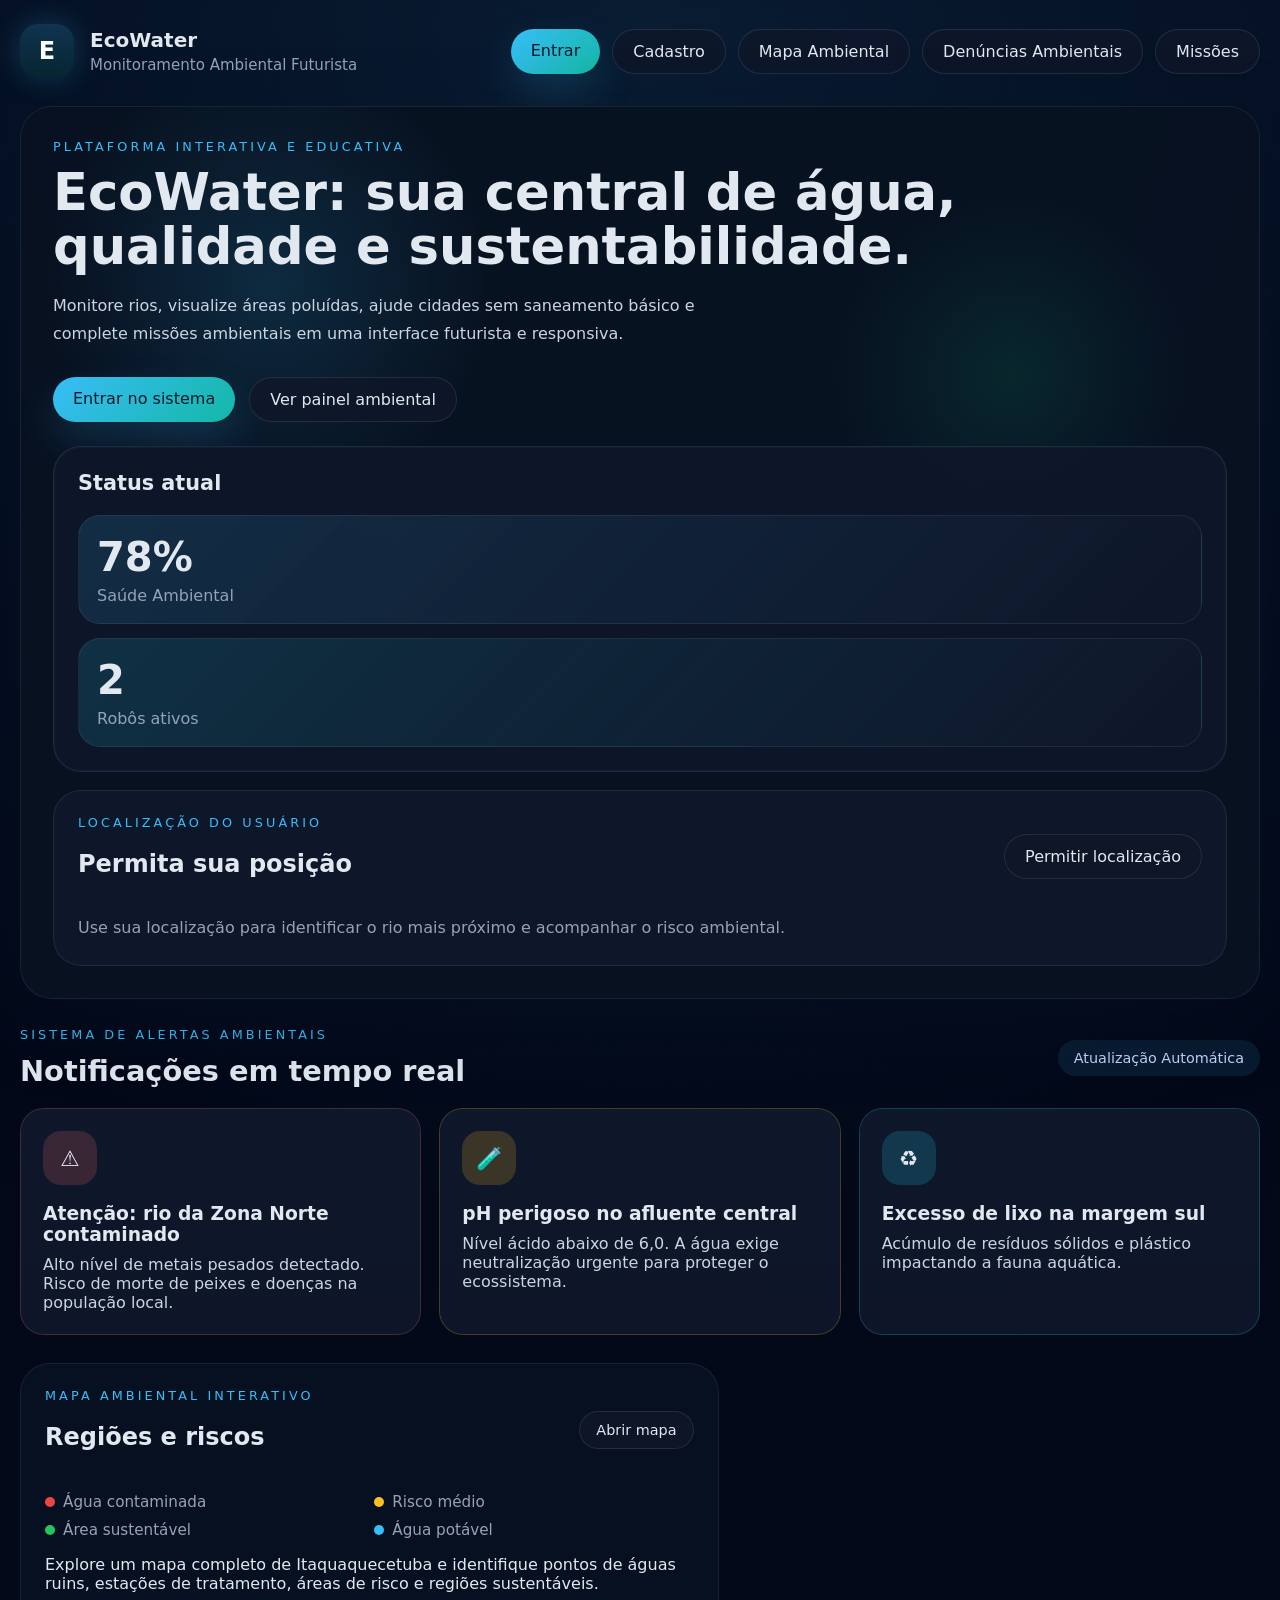
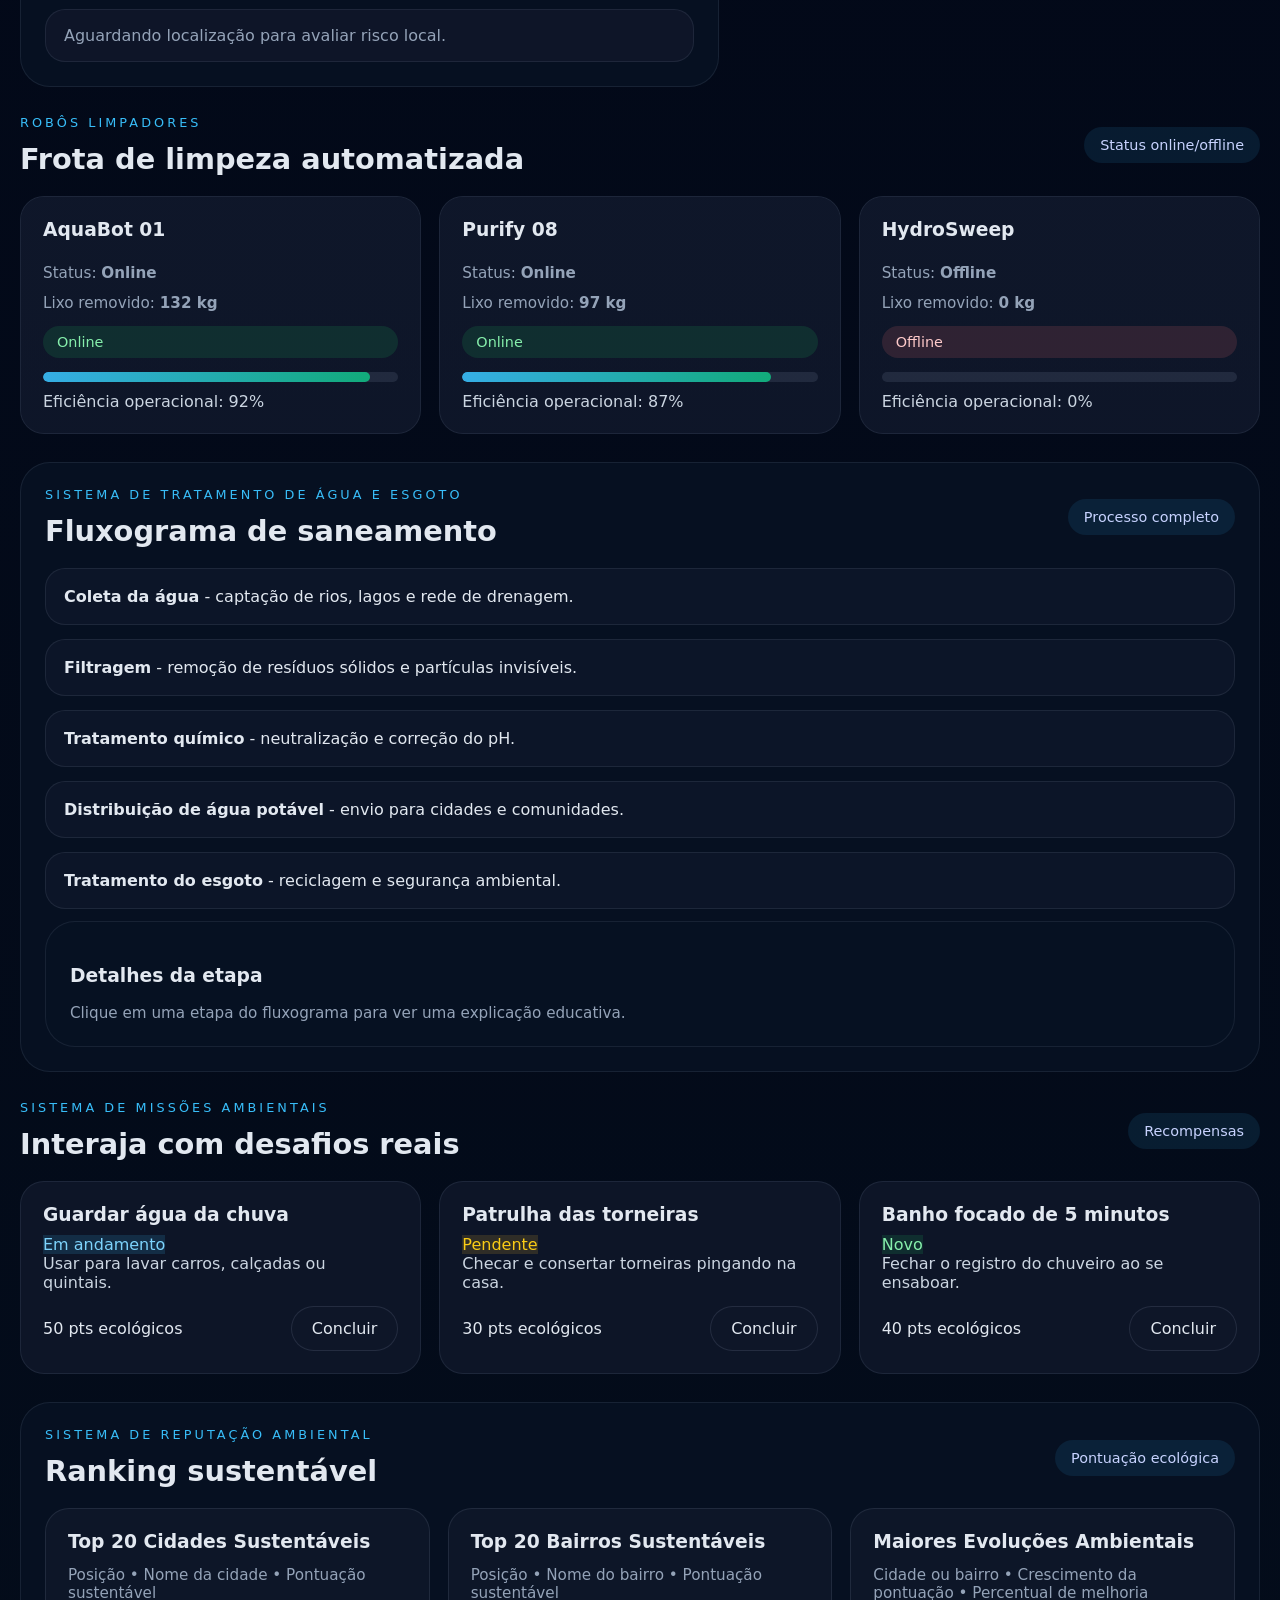
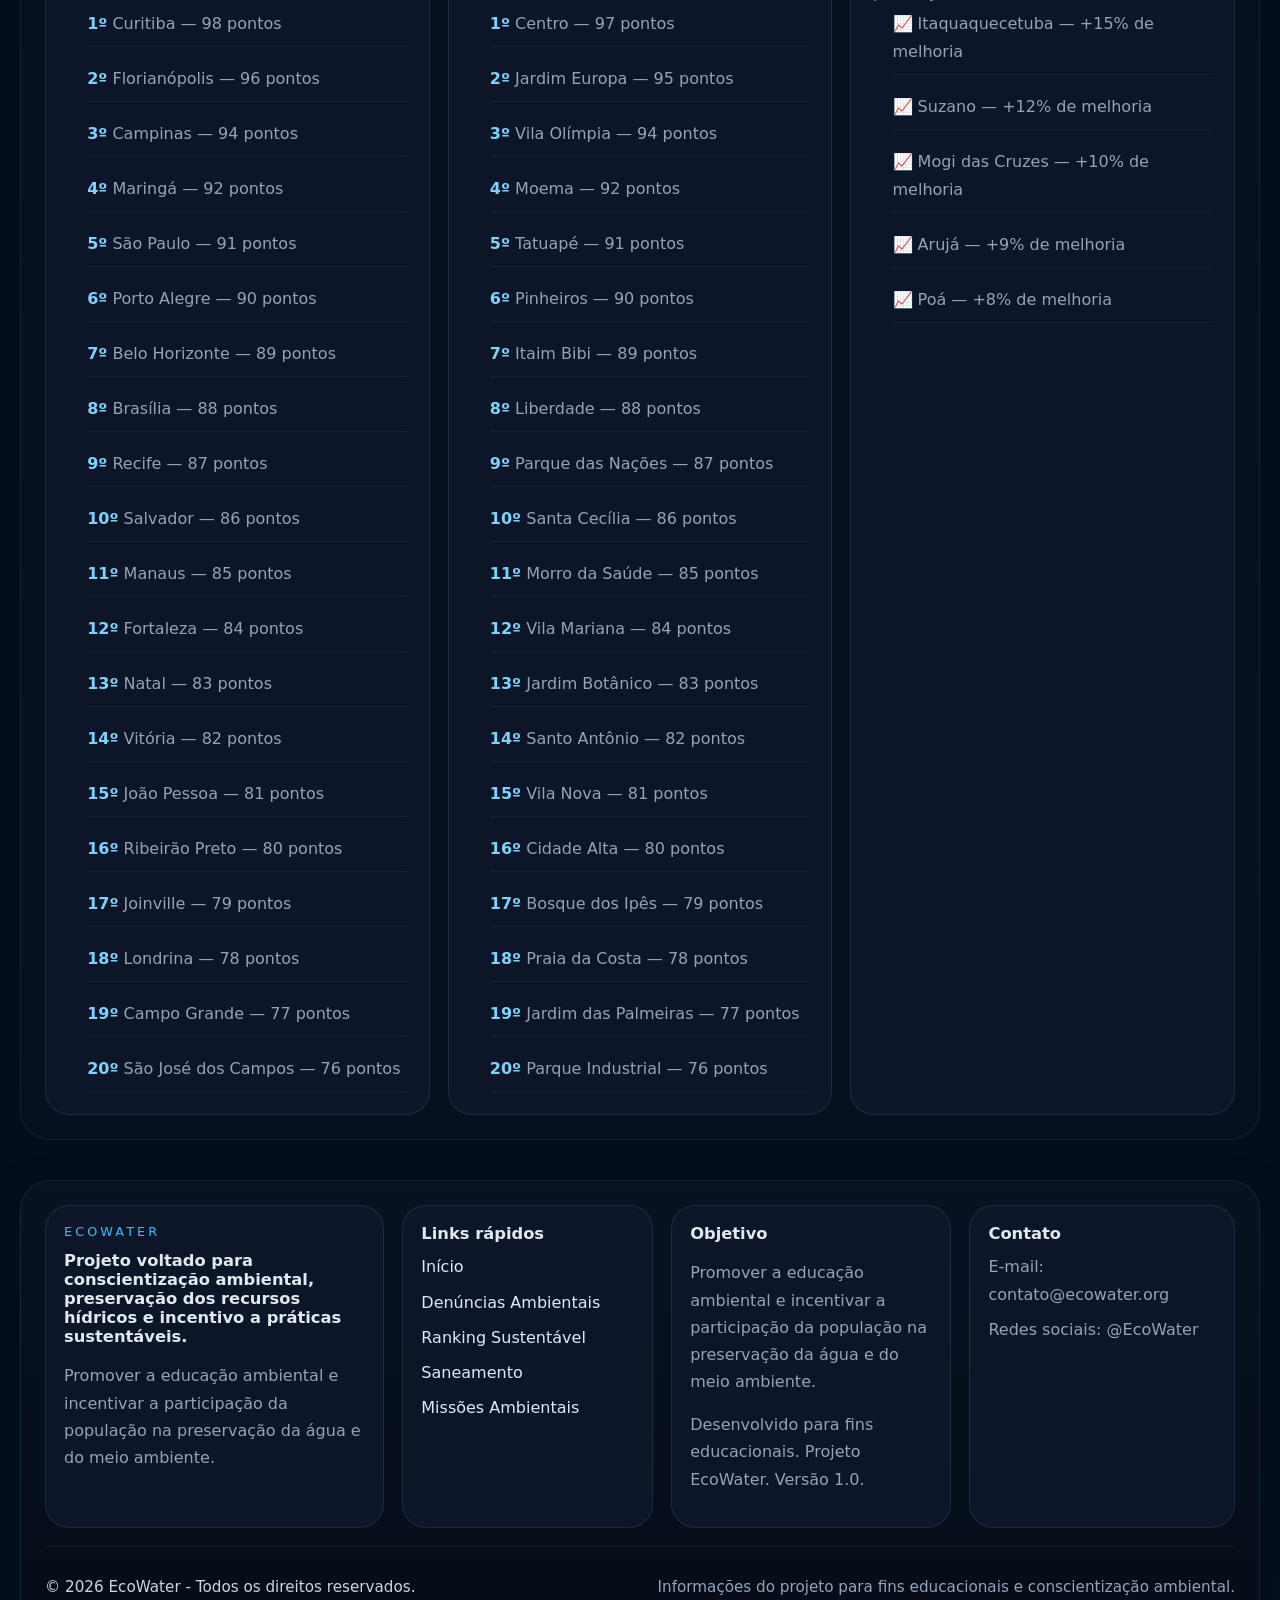
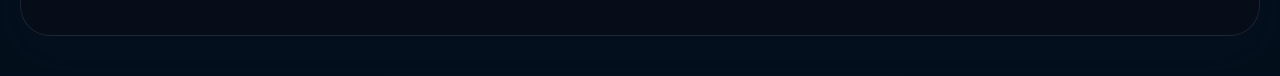
<file: src/app/index.html>
<!DOCTYPE html>
<html lang="pt-BR">
  <head>
    <meta charset="UTF-8" />
    <meta name="viewport" content="width=device-width, initial-scale=1.0" />
    <title>EcoWater | Monitoramento Ambiental</title>
    <link rel="stylesheet" href="styles.css" />
  </head>
  <body>
    <div class="page-shell">
      <header class="topbar">
        <div class="logo-block">
          <div class="logo-badge">E</div>
          <div>
            <p class="logo-name">EcoWater</p>
            <p class="logo-tag">Monitoramento Ambiental Futurista</p>
          </div>
        </div>
        <nav class="top-actions">
          <a class="btn btn-primary" id="login-action" href="login.html">Entrar</a>
          <a class="btn btn-secondary" id="register-action" href="register.html">Cadastro</a>
          <a class="btn btn-secondary" href="mapa.html">Mapa Ambiental</a>
          <a class="btn btn-secondary" href="denuncias.html">Denúncias Ambientais</a>
          <a class="btn btn-secondary" href="missoes.html">Missões</a>
        </nav>
      </header>

      <main>
        <section class="hero-panel">
          <div class="hero-copy">
            <p class="eyebrow">Plataforma interativa e educativa</p>
            <h1>EcoWater: sua central de água, qualidade e sustentabilidade.</h1>
            <p class="hero-text">Monitore rios, visualize áreas poluídas, ajude cidades sem saneamento básico e complete missões ambientais em uma interface futurista e responsiva.</p>
            <div class="hero-actions">
              <a class="btn btn-glow" href="login.html">Entrar no sistema</a>
              <a class="btn btn-outline" href="mapa.html">Ver painel ambiental</a>
            </div>
          </div>
          <div class="hero-status-card">
            <div class="status-card">
              <h2>Status atual</h2>
              <div class="status-grid">
                <div class="status-item blue">
                  <span class="status-value" id="status-score">78%</span>
                  <span class="status-label">Saúde Ambiental</span>
                </div>
                <!-- pH status removed -->
                <div class="status-item cyan">
                  <span class="status-value" id="status-robots">3</span>
                  <span class="status-label">Robôs ativos</span>
                </div>
              </div>
            </div>
            <div class="location-card">
              <div class="location-header">
                <div>
                  <p class="eyebrow">Localização do usuário</p>
                  <h2>Permita sua posição</h2>
                </div>
                <button class="btn btn-outline" id="request-location">Permitir localização</button>
              </div>
              <p class="location-instruction">Use sua localização para identificar o rio mais próximo e acompanhar o risco ambiental.</p>
              <div class="location-details hidden" id="location-details">
                <div class="river-summary">
                  <div>
                    <span class="status-label">Rio mais próximo</span>
                    <strong id="nearest-river-name">Sem dados</strong>
                    <span id="nearest-river-distance">-- km</span>
                  </div>
                  <span class="status-badge cyan" id="nearest-river-class">--</span>
                </div>
                <p id="nearest-river-status">Aguardando permissão de localização.</p>
                <p class="location-impact" id="environmental-impact">Impacto ambiental será exibido aqui.</p>
              </div>
            </div>
          </div>
        </section>

        <section class="section-block" id="alerts-section">
          <div class="section-header">
            <div>
              <p class="eyebrow">Sistema de Alertas Ambientais</p>
              <h2>Notificações em tempo real</h2>
            </div>
            <span class="tag">Atualização Automática</span>
          </div>
          <div class="cards-grid" id="alerts-list"></div>
        </section>

        <section class="section-block split-section">
          <div class="panel panel-glass">
            <div class="panel-header">
              <div>
                <p class="eyebrow">Mapa Ambiental Interativo</p>
                <h2>Regiões e riscos</h2>
              </div>
              <a class="btn btn-small" href="mapa.html">Abrir mapa</a>
            </div>
            <div class="map-card static-map-preview" id="map-frame">
              <div class="map-legend">
                <div><span class="legend-dot red"></span>Água contaminada</div>
                <div><span class="legend-dot yellow"></span>Risco médio</div>
                <div><span class="legend-dot green"></span>Área sustentável</div>
                <div><span class="legend-dot blue"></span>Água potável</div>
              </div>
              <div class="map-preview-text">
                Explore um mapa completo de Itaquaquecetuba e identifique pontos de águas ruins, estações de tratamento, áreas de risco e regiões sustentáveis.
              </div>
              <div class="map-info" id="map-info">Aguardando localização para avaliar risco local.</div>
            </div>
          </div>

          <!-- pH card removed as requested -->
        </section>

        <section class="section-block">
          <div class="section-header">
            <div>
              <p class="eyebrow">Robôs Limpadores</p>
              <h2>Frota de limpeza automatizada</h2>
            </div>
            <span class="tag">Status online/offline</span>
          </div>
          <div class="cards-grid" id="robots-list"></div>
        </section>

        <section class="section-block" id="saneamento">
          <div class="panel panel-glass treatment-panel">
            <div class="section-header">
              <div>
                <p class="eyebrow">Sistema de Tratamento de Água e Esgoto</p>
                <h2>Fluxograma de saneamento</h2>
              </div>
              <span class="tag">Processo completo</span>
            </div>
            <ol class="treatment-steps">
              <li><strong>Coleta da água</strong> - captação de rios, lagos e rede de drenagem.</li>
              <li><strong>Filtragem</strong> - remoção de resíduos sólidos e partículas invisíveis.</li>
              <li><strong>Tratamento químico</strong> - neutralização e correção do pH.</li>
              <li><strong>Distribuição de água potável</strong> - envio para cidades e comunidades.</li>
              <li><strong>Tratamento do esgoto</strong> - reciclagem e segurança ambiental.</li>
            </ol>
          </div>
        </section>

        <section class="section-block missions-block" id="missoes">
          <div class="section-header">
            <div>
              <p class="eyebrow">Sistema de Missões Ambientais</p>
              <h2>Interaja com desafios reais</h2>
            </div>
            <span class="tag">Recompensas</span>
          </div>
          <div class="missions-grid" id="missions-list"></div>
        </section>

        <section class="section-block reputation-block" id="ranking">
          <div class="panel panel-glass">
            <div class="section-header">
              <div>
                <p class="eyebrow">Sistema de Reputação Ambiental</p>
                <h2>Ranking sustentável</h2>
              </div>
              <span class="tag">Pontuação ecológica</span>
            </div>
            <div class="reputation-grid">
              <div class="ranking-card">
                <h3>Top 20 Cidades Sustentáveis</h3>
                <p class="field-hint">Posição • Nome da cidade • Pontuação sustentável</p>
                <div id="lista-cidades" class="ranking-list"></div>
              </div>
              <div class="ranking-card">
                <h3>Top 20 Bairros Sustentáveis</h3>
                <p class="field-hint">Posição • Nome do bairro • Pontuação sustentável</p>
                <div id="lista-bairros" class="ranking-list"></div>
              </div>
              <div class="ranking-card">
                <h3>Maiores Evoluções Ambientais</h3>
                <p class="field-hint">Cidade ou bairro • Crescimento da pontuação • Percentual de melhoria</p>
                <div id="lista-evolucoes" class="ranking-list"></div>
              </div>
            </div>
          </div>
        </section>
      </main>

      <footer class="app-footer" aria-label="Rodapé do aplicativo">
        <div class="footer-grid">
          <section class="footer-card footer-brand">
            <p class="eyebrow">EcoWater</p>
            <h3>Projeto voltado para conscientização ambiental, preservação dos recursos hídricos e incentivo a práticas sustentáveis.</h3>
            <p class="footer-text">Promover a educação ambiental e incentivar a participação da população na preservação da água e do meio ambiente.</p>
          </section>

          <section class="footer-card">
            <h3>Links rápidos</h3>
            <ul class="footer-links">
              <li><a href="index.html">Início</a></li>
              <li><a href="denuncias.html">Denúncias Ambientais</a></li>
              <li><a href="#ranking">Ranking Sustentável</a></li>
              <li><a href="#saneamento">Saneamento</a></li>
              <li><a href="#missoes">Missões Ambientais</a></li>
            </ul>
          </section>

          <section class="footer-card">
            <h3>Objetivo</h3>
            <p class="footer-text">Promover a educação ambiental e incentivar a participação da população na preservação da água e do meio ambiente.</p>
            <p class="footer-text">Desenvolvido para fins educacionais. Projeto EcoWater. Versão 1.0.</p>
          </section>

          <section class="footer-card">
            <h3>Contato</h3>
            <ul class="footer-links footer-contact">
              <li>E-mail: contato@ecowater.org</li>
              <li>Redes sociais: @EcoWater</li>
            </ul>
          </section>
        </div>

        <div class="footer-bottom">
          <p>© 2026 EcoWater - Todos os direitos reservados.</p>
          <p class="footer-note">Informações do projeto para fins educacionais e conscientização ambiental.</p>
        </div>
      </footer>
    </div>

    <script src="script.js"></script>
  </body>
</html>
</file>
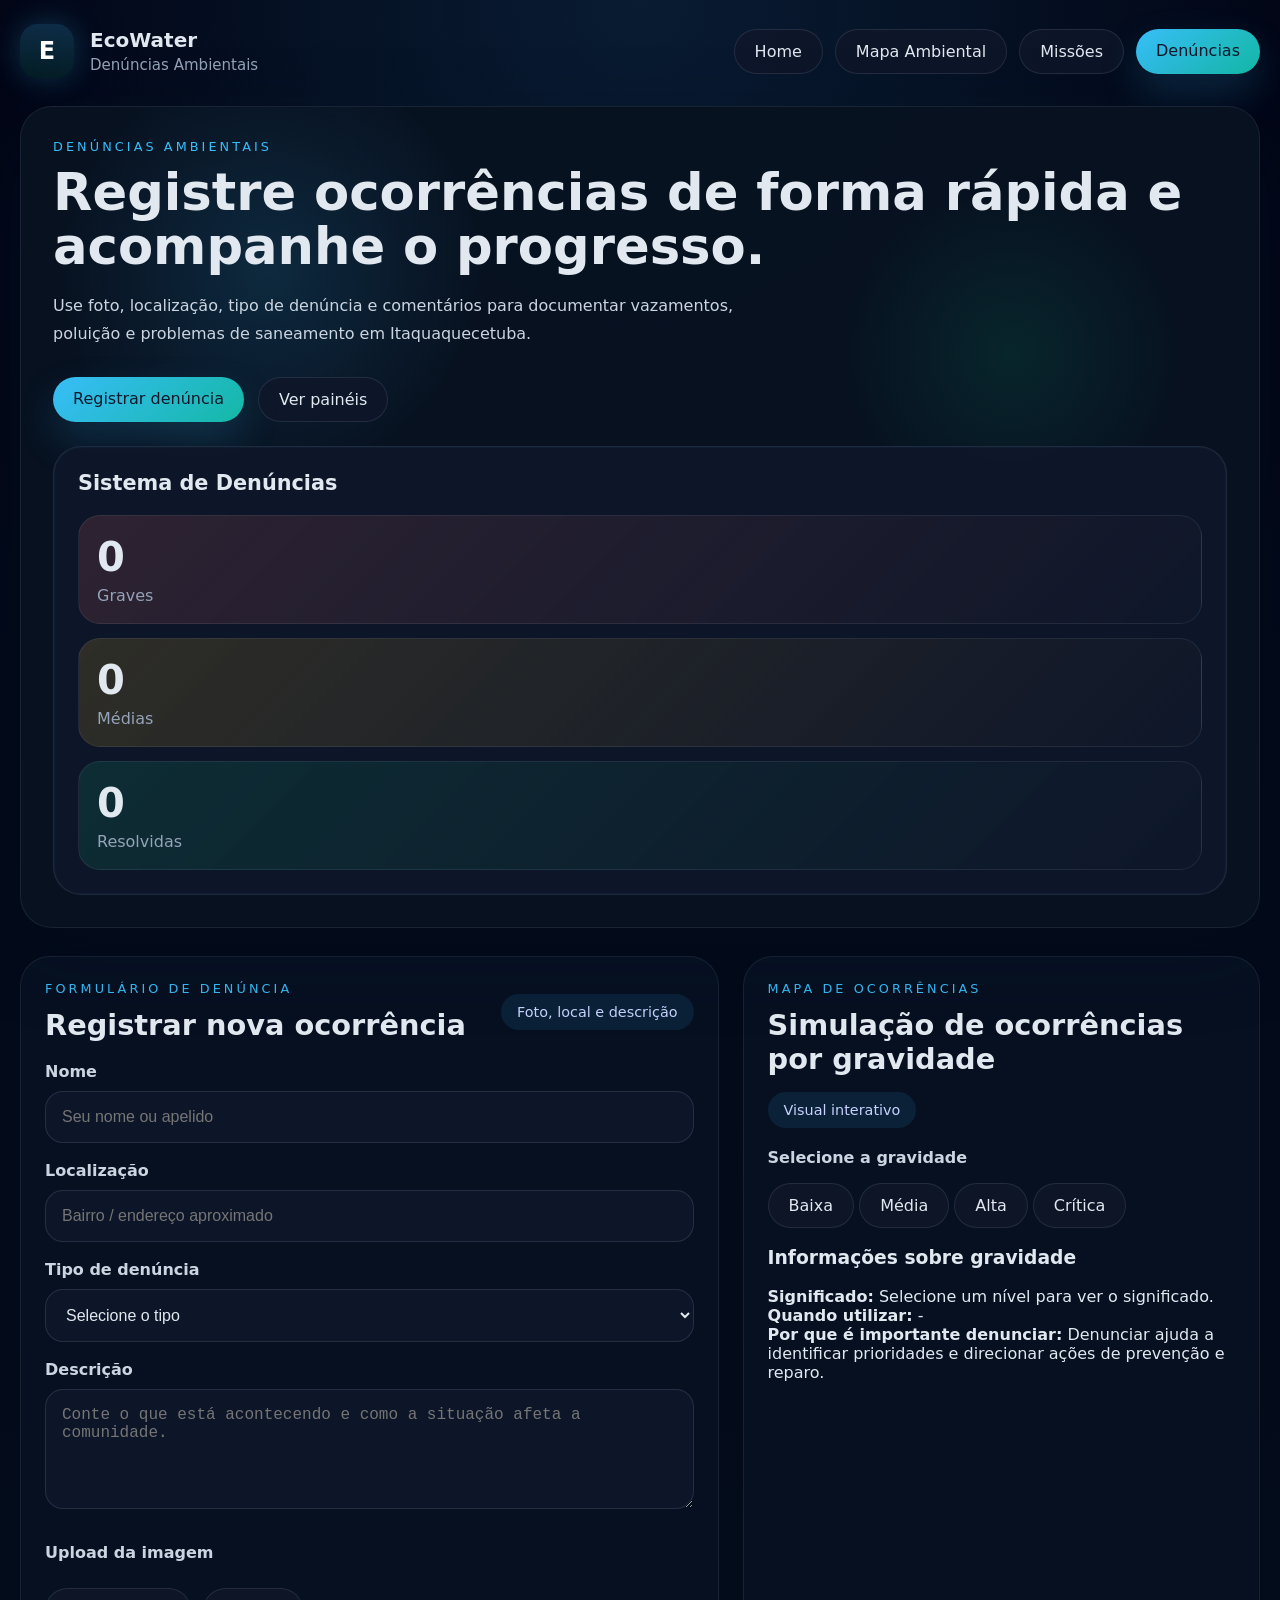
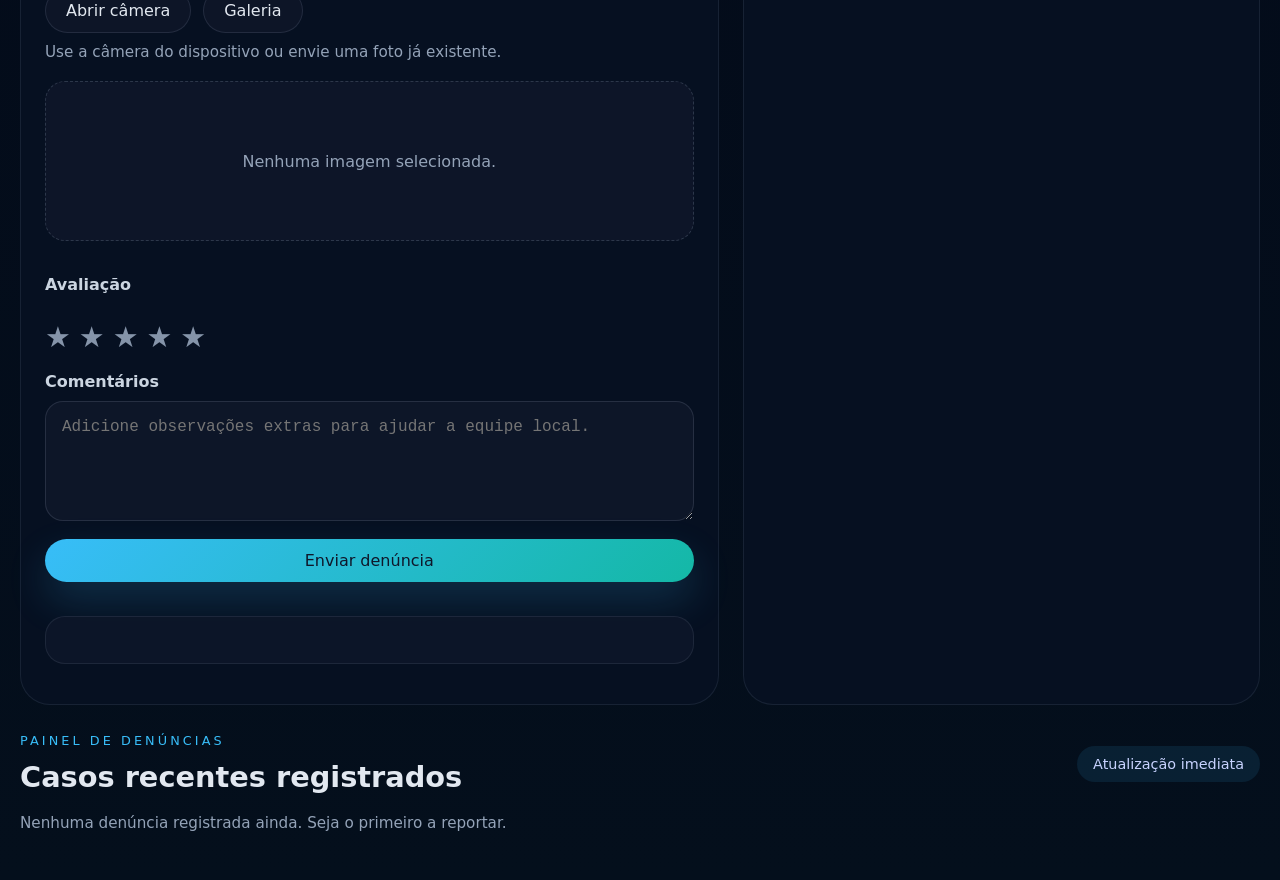
<file: src/app/denuncias.html>
<!DOCTYPE html>
<html lang="pt-BR">
  <head>
    <meta charset="UTF-8" />
    <meta name="viewport" content="width=device-width, initial-scale=1.0" />
    <title>EcoWater | Denúncias Ambientais</title>
    <link rel="stylesheet" href="styles.css" />
  </head>
  <body>
    <div class="page-shell">
      <header class="topbar">
        <div class="logo-block">
          <div class="logo-badge">E</div>
          <div>
            <p class="logo-name">EcoWater</p>
            <p class="logo-tag">Denúncias Ambientais</p>
          </div>
        </div>
        <nav class="top-actions">
          <a class="btn btn-secondary" href="index.html">Home</a>
          <a class="btn btn-secondary" href="mapa.html">Mapa Ambiental</a>
          <a class="btn btn-secondary" href="missoes.html">Missões</a>
          <a class="btn btn-primary" href="denuncias.html">Denúncias</a>
        </nav>
      </header>

      <main>
        <section class="hero-panel">
          <div class="hero-copy">
            <p class="eyebrow">Denúncias Ambientais</p>
            <h1>Registre ocorrências de forma rápida e acompanhe o progresso.</h1>
            <p class="hero-text">Use foto, localização, tipo de denúncia e comentários para documentar vazamentos, poluição e problemas de saneamento em Itaquaquecetuba.</p>
            <div class="hero-actions">
              <a class="btn btn-glow" href="#report-form">Registrar denúncia</a>
              <a class="btn btn-outline" href="#recent-reports">Ver painéis</a>
            </div>
          </div>
          <div class="hero-status-card">
            <div class="status-card">
              <h2>Sistema de Denúncias</h2>
              <div class="status-grid">
                <div class="status-item red">
                  <span class="status-value" id="status-grave">0</span>
                  <span class="status-label">Graves</span>
                </div>
                <div class="status-item yellow">
                  <span class="status-value" id="status-medium">0</span>
                  <span class="status-label">Médias</span>
                </div>
                <div class="status-item green">
                  <span class="status-value" id="status-resolved">0</span>
                  <span class="status-label">Resolvidas</span>
                </div>
              </div>
            </div>
          </div>
        </section>

        <section class="section-block split-section report-form-section" id="report-form">
          <div class="panel panel-glass">
            <div class="section-header">
              <div>
                <p class="eyebrow">Formulário de Denúncia</p>
                <h2>Registrar nova ocorrência</h2>
              </div>
              <span class="tag">Foto, local e descrição</span>
            </div>
            <div class="report-form">
              <div class="field-group">
                <label class="field-label" for="report-name">Nome</label>
                <input class="input-control" id="report-name" type="text" placeholder="Seu nome ou apelido" />
              </div>
              <div class="field-group">
                <label class="field-label" for="report-location">Localização</label>
                <input class="input-control" id="report-location" type="text" placeholder="Bairro / endereço aproximado" />
              </div>
              <div class="field-group">
                <label class="field-label" for="report-type">Tipo de denúncia</label>
                <select class="select-control" id="report-type">
                  <option value="">Selecione o tipo</option>
                  <option value="Vazamento de água">Vazamento de água</option>
                  <option value="Lixo nos rios">Lixo nos rios</option>
                  <option value="Água escura/suja">Água escura/suja</option>
                  <option value="Casas sem saneamento">Casas sem saneamento</option>
                  <option value="Esgoto a céu aberto">Esgoto a céu aberto</option>
                  <option value="Mau cheiro">Mau cheiro</option>
                  <option value="Poluição da água">Poluição da água</option>
                </select>
              </div>
              <div class="field-group">
                <label class="field-label" for="report-description">Descrição</label>
                <textarea class="textarea-control" id="report-description" rows="4" placeholder="Conte o que está acontecendo e como a situação afeta a comunidade."></textarea>
              </div>
              <div class="field-group">
                <p class="field-label">Upload da imagem</p>
                <div class="upload-actions">
                  <button class="btn btn-outline" type="button" id="camera-button">Abrir câmera</button>
                  <button class="btn btn-outline" type="button" id="gallery-button">Galeria</button>
                </div>
                <div class="field-hint">Use a câmera do dispositivo ou envie uma foto já existente.</div>
                <input id="camera-input" type="file" accept="image/*" capture="environment" class="hidden" />
                <input id="gallery-input" type="file" accept="image/*" class="hidden" />
                <div id="image-preview" class="image-preview">Nenhuma imagem selecionada.</div>
              </div>
              <div class="field-group">
                <p class="field-label">Avaliação</p>
                <div class="star-rating" id="star-rating"></div>
              </div>
              <div class="field-group">
                <label class="field-label" for="report-comment">Comentários</label>
                <textarea class="textarea-control" id="report-comment" rows="3" placeholder="Adicione observações extras para ajudar a equipe local."></textarea>
              </div>
              <button class="btn btn-primary" id="submit-report" type="button">Enviar denúncia</button>
              <p class="auth-message" id="denuncia-message"></p>
            </div>
          </div>

          <div class="panel panel-glass">
            <div class="section-header">
              <div>
                <p class="eyebrow">Mapa de Ocorrências</p>
                <h2>Simulação de ocorrências por gravidade</h2>
              </div>
              <span class="tag">Visual interativo</span>
            </div>
            <div class="severity-education">
              <div class="severity-controls">
                <p class="field-label">Selecione a gravidade</p>
                <div class="severity-buttons">
                  <button class="btn btn-outline severity-btn" data-severity="baixa">Baixa</button>
                  <button class="btn btn-outline severity-btn" data-severity="media">Média</button>
                  <button class="btn btn-outline severity-btn" data-severity="alta">Alta</button>
                  <button class="btn btn-outline severity-btn" data-severity="critica">Crítica</button>
                </div>
              </div>

              <div class="severity-info" id="severity-info">
                <h3 id="severity-title">Informações sobre gravidade</h3>
                <div id="severity-meaning"><strong>Significado:</strong> Selecione um nível para ver o significado.</div>
                <div id="severity-when"><strong>Quando utilizar:</strong> -</div>
                <div id="severity-why"><strong>Por que é importante denunciar:</strong> Denunciar ajuda a identificar prioridades e direcionar ações de prevenção e reparo.</div>
              </div>
            </div>
          </div>
        </section>

        <section class="section-block" id="recent-reports">
          <div class="section-header">
            <div>
              <p class="eyebrow">Painel de Denúncias</p>
              <h2>Casos recentes registrados</h2>
            </div>
            <span class="tag">Atualização imediata</span>
          </div>
          <div class="report-cards-grid" id="reports-grid"></div>
        </section>
      </main>
    </div>

    <script src="denuncias.js"></script>
  </body>
</html>
</file>
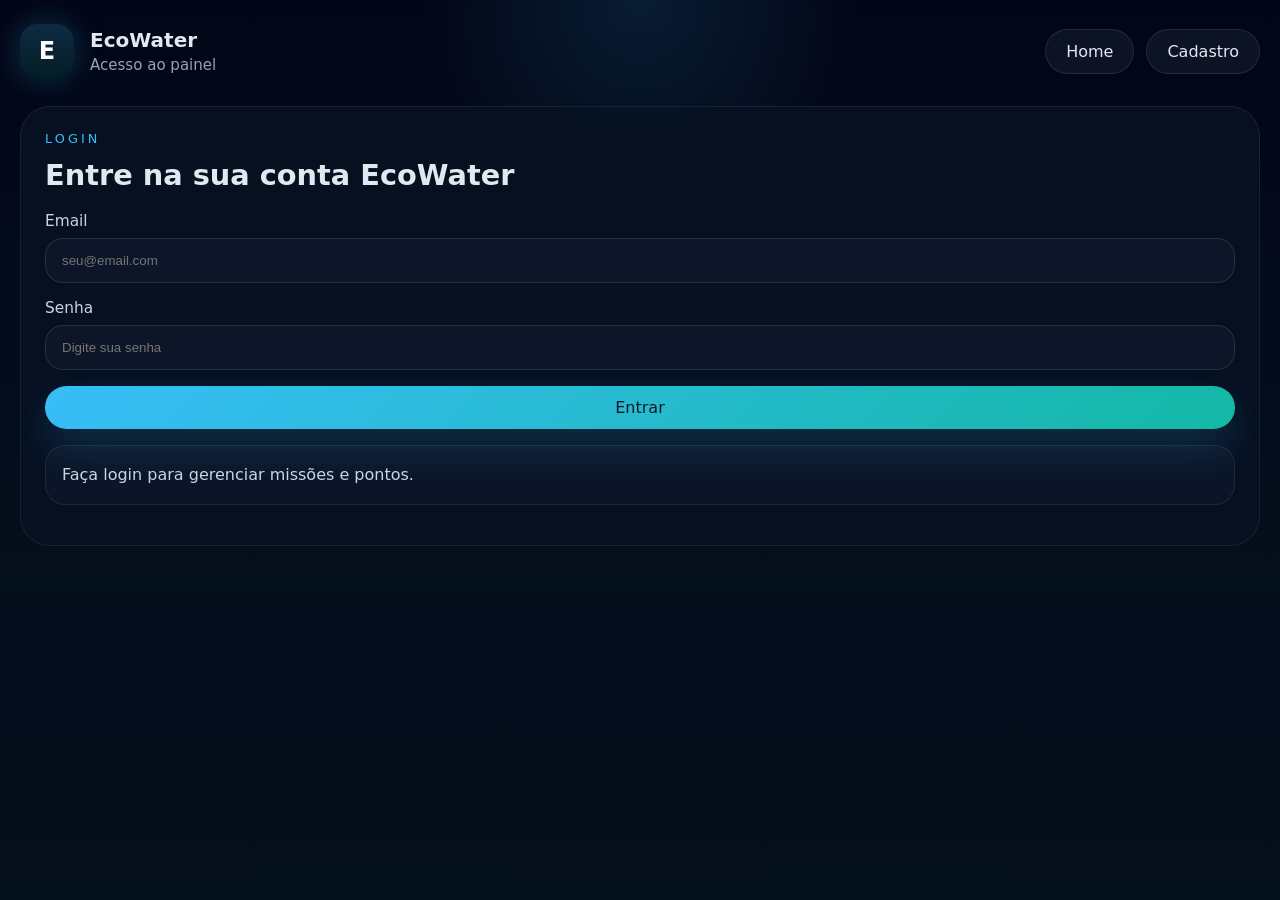
<file: src/app/login.html>
<!DOCTYPE html>
<html lang="pt-BR">
  <head>
    <meta charset="UTF-8" />
    <meta name="viewport" content="width=device-width, initial-scale=1.0" />
    <title>EcoWater | Login</title>
    <link rel="stylesheet" href="styles.css" />
  </head>
  <body>
    <div class="page-shell">
      <header class="topbar">
        <div class="logo-block">
          <div class="logo-badge">E</div>
          <div>
            <p class="logo-name">EcoWater</p>
            <p class="logo-tag">Acesso ao painel</p>
          </div>
        </div>
        <nav class="top-actions">
          <a class="btn btn-secondary" href="index.html">Home</a>
          <a class="btn btn-secondary" href="register.html">Cadastro</a>
        </nav>
      </header>

      <main>
        <section class="section-block auth-page">
          <div class="panel panel-glass">
            <div class="section-header">
              <div>
                <p class="eyebrow">Login</p>
                <h2>Entre na sua conta EcoWater</h2>
              </div>
            </div>
            <form id="login-form" class="auth-form">
              <label>
                Email
                <input type="email" id="login-email" placeholder="seu@email.com" required />
              </label>
              <label>
                Senha
                <input type="password" id="login-password" placeholder="Digite sua senha" required />
              </label>
              <button class="btn btn-primary" type="submit">Entrar</button>
            </form>
            <p class="auth-message" id="auth-message">Faça login para gerenciar missões e pontos.</p>
          </div>
        </section>
      </main>
    </div>

    <script src="auth.js"></script>
    <script>
      const loginForm = document.getElementById('login-form');
      const messageArea = document.getElementById('auth-message');

      function showAuthMessage(message, success = false) {
        messageArea.textContent = message;
        messageArea.style.color = success ? '#86efac' : '#fda4af';
      }

      loginForm.addEventListener('submit', (event) => {
        event.preventDefault();
        const email = document.getElementById('login-email').value.trim().toLowerCase();
        const password = document.getElementById('login-password').value;
        const result = loginUser(email, password);
        if (result.success) {
          showAuthMessage(`Bem-vindo, ${result.user.name}! Redirecionando...`, true);
          setTimeout(() => {
            window.location.href = 'missoes.html';
          }, 800);
        } else {
          showAuthMessage(result.message, false);
        }
      });
    </script>
  </body>
</html>
</file>
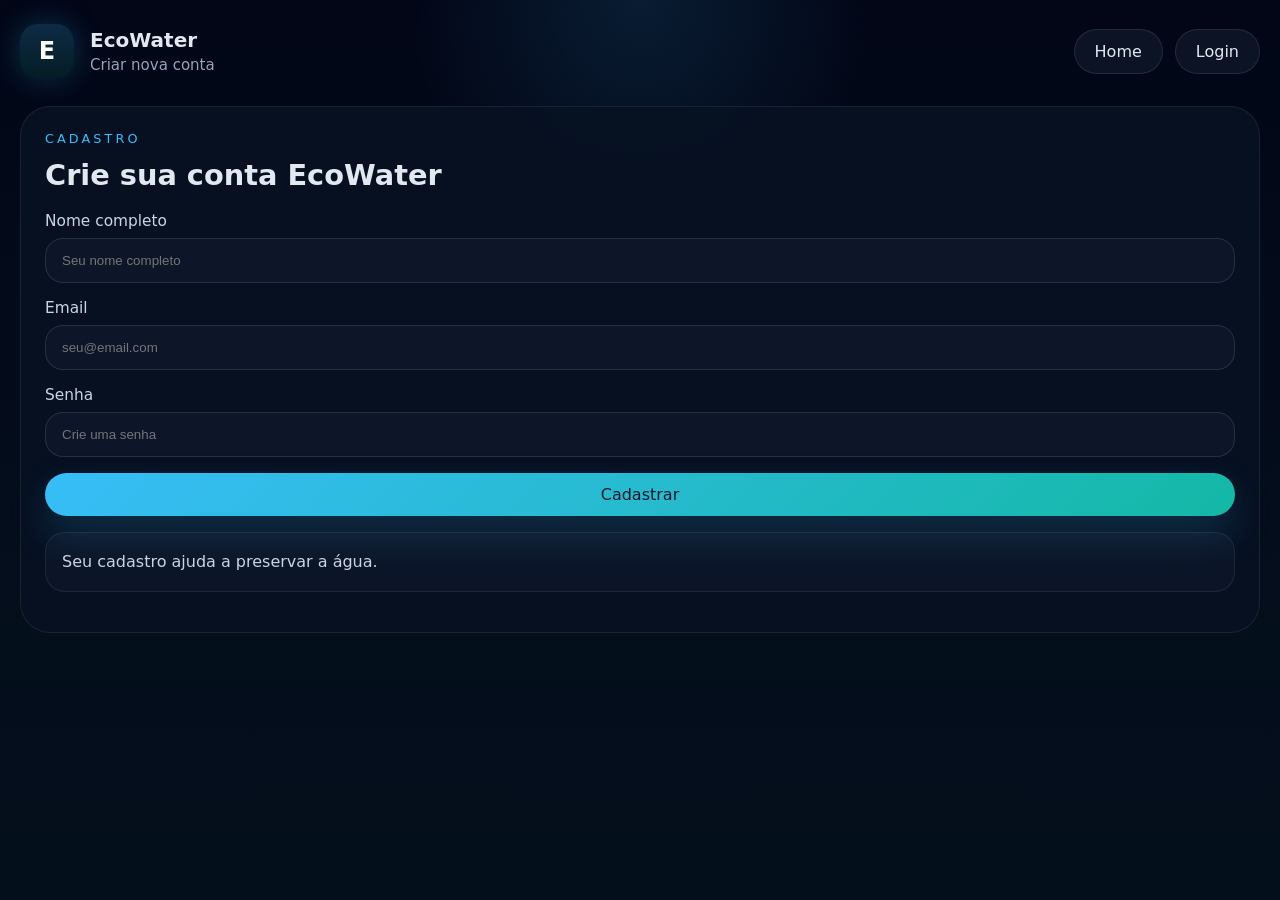
<file: src/app/register.html>
<!DOCTYPE html>
<html lang="pt-BR">
  <head>
    <meta charset="UTF-8" />
    <meta name="viewport" content="width=device-width, initial-scale=1.0" />
    <title>EcoWater | Cadastro</title>
    <link rel="stylesheet" href="styles.css" />
  </head>
  <body>
    <div class="page-shell">
      <header class="topbar">
        <div class="logo-block">
          <div class="logo-badge">E</div>
          <div>
            <p class="logo-name">EcoWater</p>
            <p class="logo-tag">Criar nova conta</p>
          </div>
        </div>
        <nav class="top-actions">
          <a class="btn btn-secondary" href="index.html">Home</a>
          <a class="btn btn-secondary" href="login.html">Login</a>
        </nav>
      </header>

      <main>
        <section class="section-block auth-page">
          <div class="panel panel-glass">
            <div class="section-header">
              <div>
                <p class="eyebrow">Cadastro</p>
                <h2>Crie sua conta EcoWater</h2>
              </div>
            </div>
            <form id="register-form" class="auth-form">
              <label>
                Nome completo
                <input type="text" id="register-name" placeholder="Seu nome completo" required />
              </label>
              <label>
                Email
                <input type="email" id="register-email" placeholder="seu@email.com" required />
              </label>
              <label>
                Senha
                <input type="password" id="register-password" placeholder="Crie uma senha" required />
              </label>
              <button class="btn btn-primary" type="submit">Cadastrar</button>
            </form>
            <p class="auth-message" id="auth-message">Seu cadastro ajuda a preservar a água.</p>
          </div>
        </section>
      </main>
    </div>

    <script src="auth.js"></script>
    <script>
      const registerForm = document.getElementById('register-form');
      const messageArea = document.getElementById('auth-message');

      function showAuthMessage(message, success = false) {
        messageArea.textContent = message;
        messageArea.style.color = success ? '#86efac' : '#fda4af';
      }

      registerForm.addEventListener('submit', (event) => {
        event.preventDefault();
        const name = document.getElementById('register-name').value.trim();
        const email = document.getElementById('register-email').value.trim().toLowerCase();
        const password = document.getElementById('register-password').value;
        const result = registerUser(name, email, password);
        if (result.success) {
          showAuthMessage(`Conta criada! Bem-vindo, ${name}.`, true);
          setTimeout(() => {
            window.location.href = 'login.html';
          }, 800);
        } else {
          showAuthMessage(result.message, false);
        }
      });
    </script>
  </body>
</html>
</file>
<file: src/app/styles.css>
:root {
  color-scheme: dark;
  --bg: #060f1c;
  --surface: rgba(9, 20, 40, 0.92);
  --surface-strong: rgba(13, 27, 50, 0.96);
  --border: rgba(148, 163, 184, 0.12);
  --text: #e2e8f0;
  --text-muted: #94a3b8;
  --accent: #38bdf8;
  --accent-strong: #0ea5e9;
  --success: #22c55e;
  --warning: #f59e0b;
  --danger: #ef4444;
}

* {
  box-sizing: border-box;
}

.hidden {
  display: none !important;
}

html,
body {
  margin: 0;
  min-height: 100%;
  background: radial-gradient(circle at top, rgba(56, 189, 248, 0.12), transparent 25%), linear-gradient(180deg, #020617 0%, #040f1c 100%);
  color: var(--text);
  font-family: Inter, system-ui, -apple-system, BlinkMacSystemFont, 'Segoe UI', sans-serif;
}

body {
  overflow-x: hidden;
}

main {
  padding-bottom: 8px;
}

button {
  font: inherit;
}

.page-shell {
  max-width: 1320px;
  margin: 0 auto;
  padding: 24px 20px 40px;
}

.topbar {
  display: flex;
  flex-wrap: wrap;
  justify-content: space-between;
  gap: 20px;
  align-items: center;
  margin-bottom: 28px;
}

.logo-block {
  display: flex;
  align-items: center;
  gap: 16px;
}

.logo-badge {
  width: 54px;
  height: 54px;
  display: grid;
  place-items: center;
  border-radius: 18px;
  background: linear-gradient(180deg, rgba(56, 189, 248, 0.2), rgba(16, 185, 129, 0.12));
  color: #ffffff;
  font-size: 1.5rem;
  font-weight: 700;
  box-shadow: 0 0 30px rgba(56, 189, 248, 0.24);
}

.logo-name {
  margin: 0;
  font-size: 1.25rem;
  font-weight: 700;
}

.logo-tag {
  margin: 4px 0 0;
  color: var(--text-muted);
  font-size: 0.94rem;
}

.top-actions {
  display: flex;
  flex-wrap: wrap;
  gap: 12px;
}

.btn {
  border: none;
  border-radius: 999px;
  padding: 12px 20px;
  cursor: pointer;
  transition: transform 0.2s ease, box-shadow 0.2s ease, background-color 0.2s ease;
}

.btn:hover {
  transform: translateY(-1px);
}

.btn-primary,
.btn-glow {
  background: linear-gradient(135deg, var(--accent), #14b8a6);
  color: #0f172a;
  box-shadow: 0 18px 40px rgba(56, 189, 248, 0.18);
}

.btn-outline,
.btn-secondary,
.btn-small {
  background: rgba(15, 23, 42, 0.8);
  color: var(--text);
  border: 1px solid rgba(148, 163, 184, 0.16);
}

.btn-small {
  padding: 10px 16px;
  font-size: 0.9rem;
}

.hero-panel {
  display: grid;
  gap: 24px;
  padding: 32px;
  border-radius: 32px;
  background: rgba(8, 18, 33, 0.95);
  border: 1px solid var(--border);
  box-shadow: 0 24px 80px rgba(8, 20, 38, 0.25);
  position: relative;
  overflow: hidden;
}

.hero-panel::before {
  content: '';
  position: absolute;
  inset: 0;
  background: radial-gradient(circle at 20% 20%, rgba(56, 189, 248, 0.14), transparent 18%), radial-gradient(circle at 80% 30%, rgba(16, 185, 129, 0.12), transparent 15%);
  pointer-events: none;
}

.hero-copy {
  z-index: 1;
}

.eyebrow {
  text-transform: uppercase;
  letter-spacing: 0.24em;
  color: #38bdf8;
  font-size: 0.8rem;
  margin: 0 0 12px;
}

.hero-panel h1 {
  margin: 0;
  font-size: clamp(2rem, 4vw, 3.9rem);
  line-height: 1.05;
}

.hero-text {
  margin: 18px 0 0;
  max-width: 720px;
  color: #cbd5e1;
  line-height: 1.8;
}

.hero-actions {
  display: flex;
  flex-wrap: wrap;
  gap: 14px;
  margin-top: 28px;
}

.hero-status-card {
  display: grid;
  gap: 18px;
  grid-template-columns: minmax(240px, 1fr);
  z-index: 1;
}

.location-card {
  border-radius: 28px;
  background: rgba(15, 23, 42, 0.94);
  border: 1px solid rgba(148, 163, 184, 0.14);
  padding: 24px;
  display: grid;
  gap: 16px;
}

.location-header {
  display: flex;
  flex-wrap: wrap;
  align-items: center;
  justify-content: space-between;
  gap: 12px;
}

.location-instruction,
.location-impact,
#nearest-river-status {
  margin: 0;
  color: var(--text-muted);
  line-height: 1.7;
}

.location-details {
  display: grid;
  gap: 16px;
}

.river-summary {
  display: flex;
  flex-wrap: wrap;
  align-items: center;
  justify-content: space-between;
  gap: 12px;
}

.river-summary strong {
  display: block;
  font-size: 1.2rem;
  margin-top: 8px;
}

.status-badge {
  display: inline-flex;
  align-items: center;
  justify-content: center;
  padding: 10px 14px;
  border-radius: 999px;
  text-transform: uppercase;
  letter-spacing: 0.08em;
  font-size: 0.78rem;
  font-weight: 700;
}

.status-badge.success {
  background: rgba(34, 197, 94, 0.18);
  color: #a7f3d0;
}

.status-badge.warning {
  background: rgba(251, 191, 36, 0.18);
  color: #fde68a;
}

.status-badge.danger {
  background: rgba(239, 68, 68, 0.18);
  color: #fecaca;
}

.status-badge.cyan {
  background: rgba(56, 189, 248, 0.18);
  color: #bfdbfe;
}

.river-image-wrap {
  border-radius: 24px;
  overflow: hidden;
  background: linear-gradient(180deg, rgba(56, 189, 248, 0.08), rgba(15, 23, 42, 0.96));
  min-height: 220px;
}

.river-image-wrap img {
  width: 100%;
  height: 100%;
  min-height: 220px;
  object-fit: cover;
  display: block;
}

.ranking-card {
  border-radius: 24px;
  padding: 22px;
  background: rgba(15, 23, 42, 0.92);
  border: 1px solid rgba(148, 163, 184, 0.14);
  min-height: 240px;
}

.ranking-card h3 {
  margin-top: 0;
  margin-bottom: 14px;
}

.ranking-list {
  margin: 0;
  padding-left: 1.2rem;
  color: var(--text-muted);
  display: grid;
  gap: 10px;
}

.ranking-list li,
.ranking-list .ranking-item {
  margin-bottom: 0;
  line-height: 1.75;
}

.ranking-list .ranking-item {
  padding: 8px 0;
  border-bottom: 1px solid rgba(148, 163, 184, 0.08);
}

.ranking-list .ranking-item strong {
  color: #7dd3fc;
}

.hidden {
  display: none;
}

.map-info {
  margin-top: 0;
}

@media (min-width: 1000px) {
  .hero-status-card {
    grid-template-columns: 1fr;
  }
}

@media (max-width: 780px) {
  .location-card,
  .status-card,
  .ranking-card {
    padding: 20px;
  }
}

.status-card {
  border-radius: 28px;
  background: rgba(15, 23, 42, 0.92);
  border: 1px solid rgba(148, 163, 184, 0.14);
  padding: 24px;
  box-shadow: inset 0 0 0 1px rgba(56, 189, 248, 0.04);
}

.status-card h2 {
  margin: 0 0 20px;
  font-size: 1.3rem;
}

.status-grid {
  display: grid;
  gap: 14px;
}

.status-item {
  border-radius: 22px;
  padding: 18px;
  display: flex;
  flex-direction: column;
  gap: 6px;
  background: rgba(15, 23, 42, 0.75);
  border: 1px solid rgba(148, 163, 184, 0.12);
}

.status-item.blue {
  background: linear-gradient(135deg, rgba(56, 189, 248, 0.14), rgba(15, 23, 42, 0.82));
}

.status-item.green {
  background: linear-gradient(135deg, rgba(16, 185, 129, 0.14), rgba(15, 23, 42, 0.82));
}

.status-item.cyan {
  background: linear-gradient(135deg, rgba(34, 211, 238, 0.14), rgba(15, 23, 42, 0.82));
}

.status-item.red {
  background: linear-gradient(135deg, rgba(248, 113, 113, 0.14), rgba(15, 23, 42, 0.82));
}

.status-item.yellow {
  background: linear-gradient(135deg, rgba(251, 191, 36, 0.14), rgba(15, 23, 42, 0.82));
}

.status-value {
  font-size: 2.5rem;
  font-weight: 700;
}

.status-label {
  color: #94a3b8;
}

.hero-animation {
  position: relative;
  height: 220px;
}

.wave {
  position: absolute;
  inset: 0;
  background: radial-gradient(circle at 50% 50%, rgba(56, 189, 248, 0.18), transparent 35%);
  border-radius: 50%;
  animation: float 8s ease-in-out infinite;
}

.section-block {
  margin-top: 28px;
}

.section-header {
  display: flex;
  flex-wrap: wrap;
  justify-content: space-between;
  gap: 16px;
  align-items: center;
  margin-bottom: 20px;
}

.section-header h2 {
  margin: 0;
  font-size: 1.8rem;
}

.tag {
  display: inline-flex;
  align-items: center;
  gap: 8px;
  font-size: 0.9rem;
  color: #c7d2fe;
  background: rgba(56, 189, 248, 0.1);
  border-radius: 999px;
  padding: 10px 16px;
}

.cards-grid {
  display: grid;
  gap: 18px;
}

@media (min-width: 900px) {
  .cards-grid {
    grid-template-columns: repeat(3, minmax(0, 1fr));
  }
}

.alert-card,
.robot-card {
  border-radius: 24px;
  padding: 22px;
  background: rgba(15, 23, 42, 0.9);
  border: 1px solid rgba(148, 163, 184, 0.12);
  position: relative;
  overflow: hidden;
}

.alert-card::before,
.robot-card::before {
  content: '';
  position: absolute;
  inset: 0;
  background: linear-gradient(180deg, rgba(15, 23, 42, 0.85), rgba(15, 23, 42, 0.45));
  z-index: 0;
}

.alert-card > *,
.robot-card > * {
  position: relative;
  z-index: 1;
}

.alert-card .alert-icon {
  width: 54px;
  height: 54px;
  display: grid;
  place-items: center;
  border-radius: 18px;
  font-size: 1.35rem;
  margin-bottom: 18px;
}

.alert-card.danger {
  border-color: rgba(248, 113, 113, 0.24);
}

.alert-card.danger .alert-icon {
  background: rgba(248, 113, 113, 0.18);
}

.alert-card.warning {
  border-color: rgba(251, 191, 36, 0.24);
}

.alert-card.warning .alert-icon {
  background: rgba(251, 191, 36, 0.18);
}

.alert-card.success {
  border-color: rgba(34, 211, 238, 0.24);
}

.alert-card.success .alert-icon {
  background: rgba(34, 211, 238, 0.18);
}

.alert-card h3,
.robot-card h3,
.mission-card h3 {
  margin: 0 0 10px;
}

.alert-card p,
.robot-card p,
.mission-card p {
  margin: 0;
  color: #cbd5e1;
}

.robot-card {
  display: flex;
  flex-direction: column;
  gap: 14px;
}

.robot-card .robot-details {
  display: grid;
  gap: 12px;
}

.robot-card .robot-details span {
  color: #94a3b8;
  font-size: 0.95rem;
}

.robot-card .robot-status {
  padding: 8px 14px;
  border-radius: 999px;
  display: inline-flex;
  align-items: center;
  font-size: 0.9rem;
}

.robot-card .robot-status.online {
  background: rgba(34, 197, 94, 0.14);
  color: #86efac;
}

.robot-card .robot-status.offline {
  background: rgba(248, 113, 113, 0.14);
  color: #fecaca;
}

.robot-card .efficiency-bar {
  height: 10px;
  border-radius: 999px;
  background: rgba(148, 163, 184, 0.15);
  overflow: hidden;
}

.robot-card .efficiency-bar-fill {
  height: 100%;
  border-radius: inherit;
  background: linear-gradient(90deg, rgba(56, 189, 248, 0.9), rgba(16, 185, 129, 0.9));
}

.split-section {
  display: grid;
  gap: 24px;
}

@media (min-width: 1000px) {
  .split-section {
    grid-template-columns: 1.35fr 1fr;
  }
}

.panel {
  border-radius: 30px;
  background: rgba(7, 18, 34, 0.94);
  border: 1px solid rgba(148, 163, 184, 0.12);
  padding: 24px;
}

.panel-header {
  display: flex;
  justify-content: space-between;
  gap: 16px;
  align-items: center;
  margin-bottom: 22px;
}

.map-card {
  display: grid;
  gap: 16px;
}

.map-legend {
  display: grid;
  gap: 10px;
  grid-template-columns: repeat(2, minmax(0, 1fr));
  color: var(--text-muted);
  font-size: 0.95rem;
}

.legend-dot {
  width: 10px;
  height: 10px;
  border-radius: 999px;
  display: inline-block;
  margin-right: 8px;
}

.legend-dot.red {
  background: #ef4444;
}

.legend-dot.yellow {
  background: #fbbf24;
}

.legend-dot.green {
  background: #22c55e;
}

.legend-dot.blue {
  background: #38bdf8;
}

.map-frame {
  position: relative;
  height: 320px;
  background: linear-gradient(145deg, rgba(15, 23, 42, 0.96), rgba(7, 18, 34, 0.96));
  border-radius: 28px;
  border: 1px solid rgba(148, 163, 184, 0.12);
  overflow: hidden;
}

.map-frame::before {
  content: '';
  position: absolute;
  inset: 0;
  background: radial-gradient(circle at 25% 30%, rgba(56, 189, 248, 0.12), transparent 16%), radial-gradient(circle at 80% 60%, rgba(16, 185, 129, 0.08), transparent 14%);
}

.map-marker {
  position: absolute;
  min-width: 120px;
  padding: 12px 16px;
  border-radius: 999px;
  background: rgba(15, 23, 42, 0.9);
  border: 1px solid rgba(148, 163, 184, 0.18);
  color: var(--text);
  cursor: pointer;
  font-size: 0.93rem;
  transition: transform 0.2s ease, border-color 0.2s ease;
}

.map-marker:hover {
  transform: translateY(-3px);
  border-color: rgba(56, 189, 248, 0.4);
}

.map-marker.red {
  border-color: rgba(248, 113, 113, 0.4);
}

.map-marker.blue {
  border-color: rgba(56, 189, 248, 0.4);
}

.map-marker.green,
.map-marker.yellow {
  border-color: rgba(34, 197, 94, 0.4);
}

.map-marker:nth-child(1) { top: 24%; left: 18%; }
.map-marker:nth-child(2) { top: 42%; right: 18%; }
.map-marker:nth-child(3) { bottom: 20%; left: 16%; }
.map-marker:nth-child(4) { bottom: 24%; right: 22%; }

.map-info {
  padding: 16px 18px;
  border-radius: 20px;
  background: rgba(15, 23, 42, 0.95);
  border: 1px solid rgba(148, 163, 184, 0.12);
  color: var(--text-muted);
}

.ph-meter {
  display: grid;
  gap: 18px;
}

.ph-display {
  display: flex;
  justify-content: space-between;
  align-items: baseline;
  gap: 12px;
}

.ph-display strong {
  font-size: 2.8rem;
}

.ph-scale {
  display: flex;
  justify-content: space-between;
  color: var(--text-muted);
  font-size: 0.95rem;
}

.ph-bar-outer {
  width: 100%;
  height: 18px;
  border-radius: 999px;
  background: rgba(148, 163, 184, 0.15);
  overflow: hidden;
}

.ph-bar-inner {
  width: 60%;
  height: 100%;
  border-radius: inherit;
  background: linear-gradient(90deg, #22c55e, #0ea5e9);
  transition: width 0.5s ease;
}

.ph-status {
  font-weight: 600;
  color: #c7d2fe;
}

.treatment-panel {
  display: grid;
}

.treatment-steps {
  list-style: none;
  margin: 0;
  padding: 0;
  display: grid;
  gap: 14px;
}

.treatment-steps li {
  padding: 18px;
  border-radius: 20px;
  background: rgba(15, 23, 42, 0.85);
  border: 1px solid rgba(148, 163, 184, 0.12);
}

.missions-grid {
  display: grid;
  gap: 18px;
}

.daily-missions-grid {
  display: grid;
  gap: 1.4rem;
  grid-template-columns: repeat(auto-fit, minmax(240px, 1fr));
  margin-top: 1rem;
}

.daily-mission-card {
  background: #ffffff;
  border: 1px solid rgba(59, 130, 246, 0.18);
  border-radius: 22px;
  box-shadow: 0 18px 40px rgba(15, 23, 42, 0.08);
  padding: 1.35rem;
  display: flex;
  flex-direction: column;
  gap: 1rem;
  transition: transform 0.25s ease, box-shadow 0.25s ease;
}

.daily-mission-card:hover {
  transform: translateY(-4px);
  box-shadow: 0 24px 55px rgba(15, 23, 42, 0.12);
}

.mission-card-top {
  display: flex;
  align-items: center;
  gap: 0.85rem;
}

.mission-icon {
  display: inline-flex;
  align-items: center;
  justify-content: center;
  width: 2.8rem;
  height: 2.8rem;
  border-radius: 14px;
  background: rgba(59, 130, 246, 0.16);
  color: #1d4ed8;
  font-size: 1.3rem;
}

.daily-mission-card h3 {
  margin: 0;
  font-size: 1.05rem;
  color: #0f172a;
}

.daily-mission-card p {
  margin: 0;
  line-height: 1.7;
  color: #475569;
  flex-grow: 1;
}

.mission-card-footer {
  display: flex;
  align-items: center;
  justify-content: space-between;
  gap: 0.75rem;
}

.mission-points {
  color: #2563eb;
  font-weight: 700;
}

.mission-button {
  background: #2563eb;
  color: #ffffff;
  border: none;
  border-radius: 14px;
  padding: 0.85rem 1rem;
  font-weight: 600;
  cursor: pointer;
  transition: background 0.2s ease;
}

.mission-button:hover {
  background: #1d4ed8;
}

.mission-button.completed {
  background: #16a34a;
  cursor: default;
}

.mission-alert {
  border-radius: 16px;
  background: rgba(59, 130, 246, 0.12);
  color: #1d4ed8;
  padding: 0.85rem 1rem;
  margin-bottom: 1rem;
  border: 1px solid rgba(59, 130, 246, 0.24);
  transition: opacity 0.25s ease, transform 0.25s ease;
}

.mission-alert.hidden {
  opacity: 0;
  height: 0;
  overflow: hidden;
  transform: translateY(-10px);
}

.mission-alert.visible {
  opacity: 1;
  height: auto;
  transform: translateY(0);
}

a {
  text-decoration: none;
}

@keyframes footerFadeIn {
  from {
    opacity: 0;
    transform: translateY(12px);
  }

  to {
    opacity: 1;
    transform: translateY(0);
  }
}

.app-footer {
  margin-top: 32px;
  padding: 24px;
  border-radius: 30px;
  background: linear-gradient(180deg, rgba(8, 18, 33, 0.98), rgba(6, 13, 25, 0.98));
  border: 1px solid rgba(148, 163, 184, 0.14);
  box-shadow: 0 18px 44px rgba(8, 20, 38, 0.25);
  animation: footerFadeIn 0.6s ease both;
}

.footer-grid {
  display: grid;
  gap: 18px;
}

.footer-card {
  padding: 18px;
  border-radius: 24px;
  background: rgba(15, 23, 42, 0.92);
  border: 1px solid rgba(148, 163, 184, 0.14);
}

.footer-card h3 {
  margin: 0 0 10px;
  font-size: 1.02rem;
}

.footer-text,
.footer-links,
.footer-contact {
  color: var(--text-muted);
  line-height: 1.7;
}

.footer-links {
  list-style: none;
  margin: 0;
  padding: 0;
  display: grid;
  gap: 8px;
}

.footer-links a {
  color: #dbeafe;
  transition: color 0.2s ease, transform 0.2s ease;
}

.footer-links a:hover {
  color: #7dd3fc;
  transform: translateX(2px);
}

.footer-bottom {
  margin-top: 18px;
  padding-top: 16px;
  border-top: 1px solid rgba(148, 163, 184, 0.12);
  display: flex;
  flex-wrap: wrap;
  justify-content: space-between;
  gap: 8px 16px;
  color: #cbd5e1;
  font-size: 0.95rem;
}

.footer-note {
  color: var(--text-muted);
}

@media (min-width: 760px) {
  .footer-grid {
    grid-template-columns: repeat(2, minmax(0, 1fr));
  }
}

@media (min-width: 1080px) {
  .footer-grid {
    grid-template-columns: 1.15fr 0.85fr 0.95fr 0.9fr;
  }
}
@media (min-width: 900px) {
  .missions-grid {
    grid-template-columns: repeat(3, minmax(0, 1fr));
  }
}

.mission-card {
  border-radius: 24px;
  padding: 22px;
  background: rgba(15, 23, 42, 0.9);
  border: 1px solid rgba(148, 163, 184, 0.12);
}

.mission-card .mission-meta {
  display: flex;
  justify-content: space-between;
  gap: 12px;
  align-items: center;
  margin-top: 14px;
}

.mission-card .mission-meta .status {
  padding: 8px 12px;
  border-radius: 999px;
  font-size: 0.85rem;
}

.status-pending {
  background: rgba(251, 191, 36, 0.14);
  color: #facc15;
}

.status-active {
  background: rgba(56, 189, 248, 0.14);
  color: #7dd3fc;
}

.status-new {
  background: rgba(34, 197, 94, 0.14);
  color: #86efac;
}

.status-completed {
  background: rgba(16, 185, 129, 0.18);
  color: #5eead4;
}

.reputation-grid {
  display: grid;
  gap: 18px;
}

@media (min-width: 900px) {
  .reputation-grid {
    grid-template-columns: repeat(3, minmax(0, 1fr));
  }
}

.reputation-card {
  border-radius: 24px;
  padding: 22px;
  background: linear-gradient(180deg, rgba(15, 23, 42, 0.96), rgba(8, 18, 33, 0.96));
  border: 1px solid rgba(148, 163, 184, 0.12);
}

.reputation-card span {
  display: inline-block;
  margin-bottom: 12px;
  color: #38bdf8;
  font-weight: 700;
}

.reputation-card p {
  color: #cbd5e1;
}

.report-form {
  display: grid;
  gap: 18px;
}

.field-group {
  display: grid;
  gap: 10px;
}

.field-label {
  color: #cbd5e1;
  font-weight: 700;
}

.field-hint {
  margin: 0;
  color: #94a3b8;
  font-size: 0.95rem;
}

.input-control,
.select-control,
.textarea-control {
  width: 100%;
  border-radius: 18px;
  border: 1px solid rgba(148, 163, 184, 0.18);
  background: rgba(15, 23, 42, 0.92);
  color: var(--text);
  padding: 16px 16px;
  font-size: 1rem;
}

.textarea-control {
  min-height: 120px;
  resize: vertical;
}

.upload-actions {
  display: flex;
  flex-wrap: wrap;
  gap: 12px;
}

.image-preview {
  margin-top: 10px;
  min-height: 160px;
  border-radius: 20px;
  background: rgba(15, 23, 42, 0.9);
  border: 1px dashed rgba(148, 163, 184, 0.24);
  color: #94a3b8;
  display: grid;
  place-items: center;
  padding: 16px;
  text-align: center;
}

.image-preview img {
  max-width: 100%;
  border-radius: 20px;
  display: block;
}

.star-rating {
  display: inline-flex;
  gap: 8px;
  flex-wrap: wrap;
}

.star-rating .star {
  cursor: pointer;
  color: rgba(148, 163, 184, 0.9);
  font-size: 1.8rem;
  transition: color 0.2s ease;
}

.star-rating .star.active {
  color: #38bdf8;
}

.report-cards-grid {
  display: grid;
  gap: 18px;
}

@media (min-width: 900px) {
  .report-cards-grid {
    grid-template-columns: repeat(2, minmax(0, 1fr));
  }
}

.report-card {
  border-radius: 24px;
  padding: 22px;
  background: rgba(15, 23, 42, 0.95);
  border: 1px solid rgba(148, 163, 184, 0.14);
  display: grid;
  gap: 18px;
}

.report-card-top {
  display: flex;
  justify-content: space-between;
  align-items: flex-start;
  gap: 12px;
}

.report-card h3 {
  margin: 0;
  font-size: 1.2rem;
}

.report-meta,
.report-note {
  color: #94a3b8;
  margin: 8px 0 0;
  font-size: 0.95rem;
}

.badge {
  display: inline-flex;
  align-items: center;
  justify-content: center;
  padding: 8px 12px;
  border-radius: 999px;
  font-size: 0.8rem;
  text-transform: uppercase;
  letter-spacing: 0.05em;
}

.badge.grave {
  background: rgba(248, 113, 113, 0.15);
  color: #fecaca;
}

.badge.medium {
  background: rgba(251, 191, 36, 0.18);
  color: #facc15;
}

.badge.resolved {
  background: rgba(34, 197, 94, 0.16);
  color: #86efac;
}

.report-card-body {
  display: grid;
  gap: 16px;
}

.report-card-body img {
  width: 100%;
  border-radius: 20px;
  object-fit: cover;
  max-height: 280px;
}

.image-placeholder {
  min-height: 180px;
  border-radius: 20px;
  background: rgba(15, 23, 42, 0.85);
  display: grid;
  place-items: center;
  color: #94a3b8;
  text-align: center;
  padding: 24px;
}

.report-details {
  display: grid;
  gap: 10px;
}

.map-summary {
  display: grid;
  gap: 12px;
  margin-top: 18px;
}

.map-summary-item {
  display: flex;
  align-items: center;
  gap: 10px;
  color: var(--text);
}

.status-pill {
  width: 14px;
  height: 14px;
  border-radius: 999px;
  display: inline-block;
}

.status-pill.red {
  background: #ef4444;
}

.status-pill.yellow {
  background: #f59e0b;
}

.status-pill.green {
  background: #22c55e;
}

.sim-map {
  display: grid;
  gap: 14px;
  grid-template-columns: repeat(2, minmax(0, 1fr));
}

.sim-node {
  border-radius: 24px;
  padding: 18px;
  display: grid;
  gap: 10px;
  border: 1px solid rgba(148, 163, 184, 0.14);
  background: rgba(15, 23, 42, 0.92);
  color: var(--text);
  cursor: pointer;
  transition: transform 0.2s ease, border-color 0.2s ease;
}

.sim-node:hover {
  transform: translateY(-2px);
  border-color: rgba(56, 189, 248, 0.4);
}

.sim-node.red {
  box-shadow: inset 0 0 0 1px rgba(248, 113, 113, 0.2);
}

.sim-node.yellow {
  box-shadow: inset 0 0 0 1px rgba(251, 191, 36, 0.2);
}

.sim-node.green {
  box-shadow: inset 0 0 0 1px rgba(34, 197, 94, 0.2);
}

.sim-node strong {
  font-size: 1rem;
}

.sim-node span {
  color: #94a3b8;
  font-size: 0.95rem;
}

@media (max-width: 900px) {
  .split-section {
    grid-template-columns: 1fr;
  }
}

.city-evolution-card {
  border-radius: 30px;
  padding: 28px;
  background: linear-gradient(135deg, rgba(15, 23, 42, 0.92), rgba(7, 18, 34, 0.96));
  border: 1px solid rgba(148, 163, 184, 0.12);
  display: grid;
  gap: 22px;
}

.city-evolution-card h3 {
  margin: 0;
  font-size: 1.7rem;
}

.city-evolution-card p {
  margin: 0;
  color: #cbd5e1;
  line-height: 1.75;
}

.city-status-list {
  display: grid;
  gap: 12px;
}

.city-status-list div {
  display: flex;
  justify-content: space-between;
  align-items: center;
  padding: 16px 18px;
  border-radius: 20px;
  background: rgba(15, 23, 42, 0.9);
  border: 1px solid rgba(148, 163, 184, 0.12);
}

.city-status-list strong {
  color: #e2e8f0;
}

.city-status-list span {
  color: #94a3b8;
}

.auth-panel,
.water-state-panel {
  display: grid;
  gap: 20px;
  padding: 24px;
  border-radius: 30px;
  background: rgba(15, 23, 42, 0.95);
  border: 1px solid rgba(148, 163, 184, 0.15);
}

.auth-tabs {
  display: flex;
  gap: 12px;
  border-radius: 999px;
  background: rgba(56, 189, 248, 0.1);
  padding: 6px;
}

.tab-btn {
  flex: 1;
  border: none;
  background: transparent;
  color: var(--text);
  padding: 12px 16px;
  border-radius: 999px;
  cursor: pointer;
  transition: background-color 0.2s ease, color 0.2s ease;
}

.tab-btn.active {
  background: rgba(255, 255, 255, 0.1);
  color: #ffffff;
}

.auth-form {
  display: grid;
  gap: 16px;
}

.auth-form.hidden {
  display: none;
}

.auth-form label,
.water-field {
  display: grid;
  gap: 8px;
  color: #cbd5e1;
  font-size: 0.96rem;
}

.auth-form input,
.water-field select {
  border: 1px solid rgba(148, 163, 184, 0.18);
  background: rgba(15, 23, 42, 0.9);
  color: var(--text);
  border-radius: 18px;
  padding: 14px 16px;
  outline: none;
}

.auth-form input:focus,
.water-field select:focus {
  border-color: rgba(56, 189, 248, 0.7);
  box-shadow: 0 0 0 3px rgba(56, 189, 248, 0.12);
}

.auth-message,
.water-result {
  min-height: 48px;
  padding: 16px;
  border-radius: 20px;
  background: rgba(15, 23, 42, 0.85);
  border: 1px solid rgba(148, 163, 184, 0.12);
  color: #cbd5e1;
  line-height: 1.6;
}

.radio-row {
  display: flex;
  gap: 16px;
}

.radio-row label {
  display: inline-flex;
  align-items: center;
  gap: 8px;
  font-size: 0.95rem;
}

.water-result strong {
  color: #38bdf8;
}

.water-bodies-panel {
  display: grid;
  gap: 12px;
}

.water-bodies-list {
  display: grid;
  gap: 12px;
  max-height: 500px;
  overflow-y: auto;
}

.water-body-item {
  padding: 14px;
  border-radius: 16px;
  background: rgba(15, 23, 42, 0.8);
  border: 1px solid rgba(56, 189, 248, 0.2);
  cursor: pointer;
  transition: all 0.2s ease;
}

.water-body-item:hover {
  background: rgba(56, 189, 248, 0.15);
  border-color: rgba(56, 189, 248, 0.4);
  transform: translateX(4px);
}

.water-body-item.active {
  background: rgba(56, 189, 248, 0.25);
  border-color: rgba(56, 189, 248, 0.6);
}

.water-body-item-name {
  font-weight: 600;
  color: #e2e8f0;
  margin-bottom: 6px;
  font-size: 0.95rem;
}

.water-body-item-type {
  font-size: 0.8rem;
  color: #94a3b8;
  margin-bottom: 4px;
}

.water-body-item-distance {
  font-size: 0.8rem;
  color: #38bdf8;
  font-weight: 500;
}

@media (max-width: 768px) {
  .hero-panel,
  .panel {
    padding: 22px;
  }

  .topbar {
    flex-direction: column;
    align-items: stretch;
  }

  .top-actions {
    justify-content: flex-start;
  }

  .status-grid {
    grid-template-columns: repeat(3, minmax(0, 1fr));
  }

  .split-section {
    grid-template-columns: 1fr;
  }

  .water-bodies-list {
    max-height: 300px;
  }
}

@keyframes float {
  0%, 100% { transform: translateY(0); }
  50% { transform: translateY(-14px); }
}
</file>
